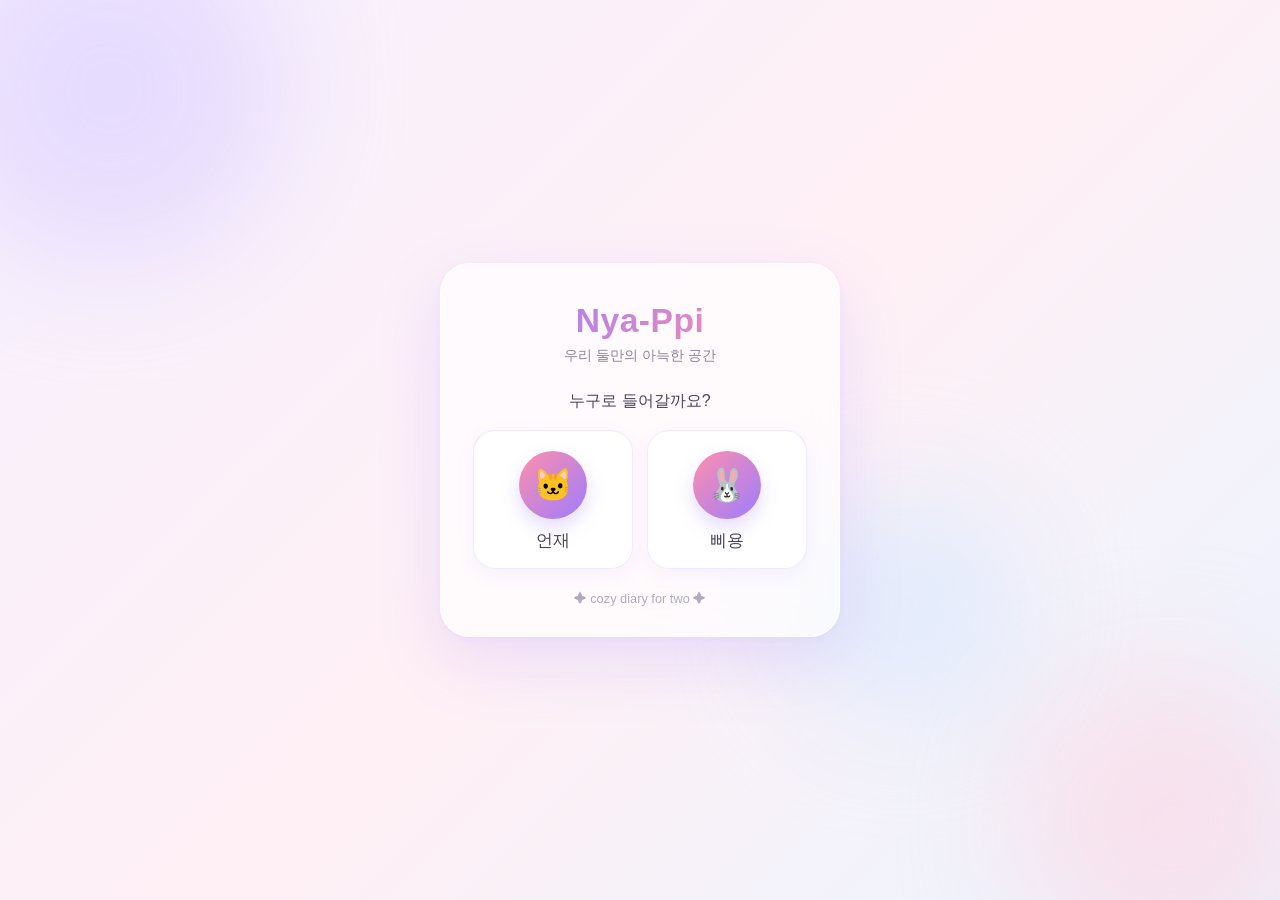
<file: index.html>
<!DOCTYPE html>
<html lang="ko">
<head>
    <meta charset="UTF-8">
    <meta name="viewport" content="width=device-width, initial-scale=1.0">
    <title>NYA-PPI / GATE</title>
    <link href="https://webfontworld.github.io/gmarket/GmarketSans.css" rel="stylesheet">
    <script>try{var _v=parseInt(localStorage.getItem('nya_font_level'),10);var _s=[0.92,1,1.12,1.25][_v];if(_s)document.documentElement.style.fontSize=(16*_s)+'px';if(localStorage.getItem('nya_theme')==='dark')document.documentElement.setAttribute('data-theme','dark');}catch(e){}</script>
    <style>
        :root {
            color-scheme: light;
            --page-bg: linear-gradient(135deg, #f6f0ff 0%, #fff0f5 52%, #eaf4ff 100%);
            --blob-1: #d9ccff; --blob-2: #ffd3e0; --blob-3: #cfe6ff; --blob-opacity: 0.55;
            --card-bg: rgba(255, 255, 255, 0.68);
            --card-border: rgba(255, 255, 255, 0.9);
            --card-shadow: 0 24px 64px rgba(157, 124, 255, 0.18), 0 2px 8px rgba(157, 124, 255, 0.06);
            --tile-bg: rgba(255, 255, 255, 0.85);
            --key-bg: rgba(255, 255, 255, 0.9);
            --key-hover: #f4efff;
            --faint: #b3aac0;
            --err: #e0577d;
            --key: 64px;
            --main-pink: #ff8fab;
            --main-purple: #9d7cff;
            --text-color: #4a4556;
            --text-soft: #8c829e;
            --font-main: 'GmarketSansBold', 'GmarketSansMedium', sans-serif;
            --font-light: 'GmarketSansLight', 'GmarketSansMedium', sans-serif;
        }
        /* 다크: 사이트 안에서 마지막으로 고른 테마를 따라가요 */
        [data-theme="dark"] {
            color-scheme: dark;
            --page-bg: linear-gradient(135deg, #1c1a2a 0%, #241e33 52%, #1b2233 100%);
            --blob-1: #4a3a86; --blob-2: #7a3a5a; --blob-3: #2f4a7a; --blob-opacity: 0.35;
            --card-bg: rgba(42, 38, 57, 0.72);
            --card-border: rgba(255, 255, 255, 0.08);
            --card-shadow: 0 24px 64px rgba(0, 0, 0, 0.35), 0 2px 8px rgba(0, 0, 0, 0.2);
            --tile-bg: rgba(58, 52, 78, 0.85);
            --key-bg: rgba(58, 52, 78, 0.9);
            --key-hover: #453f5c;
            --text-color: #d8d2e8;
            --text-soft: #a8a0bd;
            --faint: #8f87a3;
            --err: #ff9fba;
        }
        * { box-sizing: border-box; }
        html, body { margin: 0; padding: 0; width: 100%; min-height: 100%; }
        body {
            min-height: 100vh; min-height: 100dvh;
            display: flex; align-items: center; justify-content: center; padding: 20px;
            font-family: var(--font-main); color: var(--text-color); overflow: hidden;
            background: var(--page-bg);
        }

        /* 배경에 천천히 떠다니는 은은한 빛 */
        .blob { position: fixed; border-radius: 50%; filter: blur(60px); opacity: var(--blob-opacity); pointer-events: none; z-index: 0; animation: float 14s ease-in-out infinite; }
        .blob.b1 { width: 340px; height: 340px; background: var(--blob-1); top: -80px; left: -60px; }
        .blob.b2 { width: 300px; height: 300px; background: var(--blob-2); bottom: -70px; right: -40px; animation-delay: -5s; }
        .blob.b3 { width: 220px; height: 220px; background: var(--blob-3); top: 55%; left: 62%; animation-delay: -9s; }
        @keyframes float { 0%, 100% { transform: translate(0, 0) scale(1); } 50% { transform: translate(24px, -28px) scale(1.08); } }

        .card {
            position: relative; z-index: 1; width: min(400px, 100%);
            padding: 38px 30px 30px; text-align: center;
            background: var(--card-bg);
            -webkit-backdrop-filter: blur(20px); backdrop-filter: blur(20px);
            border: 1px solid var(--card-border); border-radius: 30px;
            box-shadow: var(--card-shadow);
            animation: rise 0.7s cubic-bezier(.2, .8, .2, 1) both;
        }
        @keyframes rise { from { opacity: 0; transform: translateY(16px) scale(0.98); } to { opacity: 1; transform: none; } }
        .card.leaving { animation: leave 0.5s ease forwards; }
        @keyframes leave { to { opacity: 0; transform: translateY(-10px) scale(1.02); } }

        .logo {
            font-size: 2.1rem; letter-spacing: 0.5px; margin: 0;
            background: linear-gradient(120deg, var(--main-purple), var(--main-pink));
            -webkit-background-clip: text; background-clip: text; color: transparent; -webkit-text-fill-color: transparent;
        }
        .logo-sub { margin: 6px 0 26px; font-family: var(--font-light); font-size: 0.9rem; color: var(--text-soft); }

        .step { display: none; }
        .step.active { display: block; animation: fade 0.35s ease both; }
        @keyframes fade { from { opacity: 0; transform: translateY(6px); } to { opacity: 1; transform: none; } }
        .step-title { margin: 0 0 18px; font-size: 1rem; color: var(--text-color); }

        /* 1단계: 누구인지 고르기 */
        .profiles { display: flex; gap: 14px; justify-content: center; }
        .profile {
            flex: 1; max-width: 160px; padding: 20px 10px 16px; cursor: pointer;
            background: var(--tile-bg); border: 1px solid rgba(157, 124, 255, 0.16); border-radius: 22px;
            font-family: var(--font-main); color: var(--text-color); transition: transform 0.2s, box-shadow 0.2s, border-color 0.2s;
            box-shadow: 0 6px 18px rgba(157, 124, 255, 0.08);
        }
        .profile:hover, .profile:focus-visible { transform: translateY(-3px); border-color: var(--main-purple); box-shadow: 0 12px 28px rgba(157, 124, 255, 0.2); outline: none; }
        .profile:active { transform: translateY(0) scale(0.98); }
        .avatar {
            width: 68px; height: 68px; margin: 0 auto 10px; border-radius: 50%; font-size: 2rem;
            display: flex; align-items: center; justify-content: center; color: #fff;
            background: linear-gradient(135deg, var(--main-pink), var(--main-purple));
            box-shadow: 0 8px 18px rgba(157, 124, 255, 0.28);
        }
        .profile-name { font-size: 1.05rem; }

        /* 2단계: 비밀번호 */
        .who { display: flex; align-items: center; justify-content: center; gap: 10px; margin-bottom: 6px; }
        .who .avatar { width: 46px; height: 46px; margin: 0; font-size: 1.4rem; box-shadow: 0 5px 12px rgba(157, 124, 255, 0.25); }
        .who-name { font-size: 1.1rem; }
        .pin-hint { margin: 0 0 20px; font-family: var(--font-light); font-size: 0.9rem; color: var(--text-soft); min-height: 1.4em; transition: color 0.2s; }
        .pin-hint.error { color: var(--err); }

        .dots { display: flex; justify-content: center; gap: 16px; margin-bottom: 24px; }
        .dot {
            width: 15px; height: 15px; border-radius: 50%; border: 2px solid rgba(157, 124, 255, 0.45);
            background: transparent; transition: background 0.15s, transform 0.15s, border-color 0.15s;
        }
        .dot.filled { background: linear-gradient(135deg, var(--main-pink), var(--main-purple)); border-color: transparent; transform: scale(1.12); }
        .dots.shake { animation: shake 0.45s; }
        .dots.shake .dot { border-color: #ff8fab; }
        @keyframes shake { 0%, 100% { transform: translateX(0); } 20% { transform: translateX(-10px); } 40% { transform: translateX(9px); } 60% { transform: translateX(-6px); } 80% { transform: translateX(4px); } }
        .dots.ok .dot { background: linear-gradient(135deg, #7ad9a8, #52b788); border-color: transparent; }

        .keypad { display: grid; grid-template-columns: repeat(3, 1fr); gap: 12px; width: min(264px, 100%); margin: 0 auto; }
        .key {
            width: var(--key); height: var(--key); justify-self: center; border-radius: 50%; cursor: pointer; touch-action: manipulation;
            background: var(--key-bg); border: 1px solid rgba(157, 124, 255, 0.14);
            font-family: var(--font-main); font-size: 1.4rem; color: var(--text-color);
            box-shadow: 0 4px 12px rgba(157, 124, 255, 0.08); transition: transform 0.1s, background 0.15s, color 0.15s;
            -webkit-tap-highlight-color: transparent;
        }
        .key:hover { background: var(--key-hover); }
        .key:active { transform: scale(0.92); background: var(--main-purple); color: #fff; }
        .key.ghost { background: transparent; border-color: transparent; box-shadow: none; font-size: 1.2rem; color: var(--text-soft); }
        .key.ghost:hover { color: var(--main-purple); background: transparent; }
        .key:focus-visible, .back-link:focus-visible { outline: 2px solid var(--main-purple); outline-offset: 2px; }

        .back-link {
            margin-top: 20px; background: none; border: none; cursor: pointer; padding: 6px 10px;
            font-family: var(--font-light); font-size: 0.9rem; color: var(--text-soft);
        }
        .back-link:hover { color: var(--main-purple); }
        .foot { margin-top: 22px; font-family: var(--font-light); font-size: 0.8rem; color: var(--faint); }

        @media (max-height: 640px) { .card { padding: 24px 22px 20px; } .logo-sub { margin-bottom: 14px; } :root { --key: 52px; } .keypad { gap: 8px; } .dots { margin-bottom: 14px; } }
        @media (prefers-reduced-motion: reduce) { * { animation: none !important; transition: none !important; } }
    </style>
</head>
<body>
    <div class="blob b1"></div><div class="blob b2"></div><div class="blob b3"></div>

    <main class="card" id="card">
        <h1 class="logo">Nya-Ppi</h1>
        <p class="logo-sub">우리 둘만의 아늑한 공간</p>

        <!-- 1단계: 누구인지 고르기 -->
        <section class="step active" id="step-profile">
            <p class="step-title">누구로 들어갈까요?</p>
            <div class="profiles">
                <button type="button" class="profile" data-type="me">
                    <div class="avatar">🐱</div>
                    <div class="profile-name">언재</div>
                </button>
                <button type="button" class="profile" data-type="other">
                    <div class="avatar">🐰</div>
                    <div class="profile-name">삐용</div>
                </button>
            </div>
        </section>

        <!-- 2단계: 비밀번호 -->
        <section class="step" id="step-pin">
            <div class="who">
                <div class="avatar" id="who-avatar"></div>
                <div class="who-name" id="who-name"></div>
            </div>
            <p class="pin-hint" id="pin-hint" aria-live="polite">비밀번호 4자리를 눌러 주세요</p>
            <div class="dots" id="dots" role="img" aria-label="비밀번호 입력 상태">
                <span class="dot"></span><span class="dot"></span><span class="dot"></span><span class="dot"></span>
            </div>
            <div class="keypad" id="keypad">
                <button type="button" class="key" data-k="1">1</button>
                <button type="button" class="key" data-k="2">2</button>
                <button type="button" class="key" data-k="3">3</button>
                <button type="button" class="key" data-k="4">4</button>
                <button type="button" class="key" data-k="5">5</button>
                <button type="button" class="key" data-k="6">6</button>
                <button type="button" class="key" data-k="7">7</button>
                <button type="button" class="key" data-k="8">8</button>
                <button type="button" class="key" data-k="9">9</button>
                <span></span>
                <button type="button" class="key" data-k="0">0</button>
                <button type="button" class="key ghost" data-k="back" aria-label="지우기">⌫</button>
            </div>
            <button type="button" class="back-link" id="back-link">← 다른 사람으로 선택</button>
        </section>

        <div class="foot">✦ cozy diary for two ✦</div>
    </main>

    <script>
        // 비밀번호 (바꾸고 싶으면 여기만 고치세요)
        const PASSCODE = '0525';
        const PROFILES = {
            me:    { name: '언재', icon: '🐱' },
            other: { name: '삐용', icon: '🐰' }
        };

        const card = document.getElementById('card');
        const stepProfile = document.getElementById('step-profile');
        const stepPin = document.getElementById('step-pin');
        const dotsEl = document.getElementById('dots');
        const dotEls = Array.from(dotsEl.querySelectorAll('.dot'));
        const hint = document.getElementById('pin-hint');

        let chosen = null;      // 'me' | 'other'
        let entered = '';
        let busy = false;       // 확인 중이거나 넘어가는 중에는 입력 잠금

        // 이미 로그인해 둔 브라우저면 바로 사이트로
        (function autoLogin() {
            try {
                const s = JSON.parse(localStorage.getItem('nya_current_session'));
                const a = JSON.parse(localStorage.getItem('nya_auth'));
                if (s && s.type && PROFILES[s.type] && a && a.ok === true && a.type === s.type) {
                    busy = true;
                    location.replace('main.html');
                }
            } catch (e) {}
        })();

        function showStep(which) {
            stepProfile.classList.toggle('active', which === 'profile');
            stepPin.classList.toggle('active', which === 'pin');
        }

        function renderDots() {
            dotEls.forEach((d, i) => d.classList.toggle('filled', i < entered.length));
        }

        function setHint(text, isError) {
            hint.textContent = text;
            hint.classList.toggle('error', !!isError);
        }

        function chooseProfile(type) {
            chosen = type;
            entered = '';
            busy = false;
            dotsEl.classList.remove('shake', 'ok');
            document.getElementById('who-avatar').textContent = PROFILES[type].icon;
            document.getElementById('who-name').textContent = PROFILES[type].name;
            setHint('비밀번호 4자리를 눌러 주세요', false);
            renderDots();
            showStep('pin');
        }

        function backToProfiles() {
            if (busy) return;
            chosen = null;
            entered = '';
            renderDots();
            showStep('profile');
        }

        function pressKey(k) {
            if (busy || !chosen) return;
            if (k === 'back') {
                entered = entered.slice(0, -1);
                renderDots();
                return;
            }
            if (entered.length >= PASSCODE.length) return;
            entered += k;
            renderDots();
            if (entered.length === PASSCODE.length) check();
        }

        function check() {
            busy = true;
            if (entered === PASSCODE) {
                dotsEl.classList.add('ok');
                setHint('어서 와요! ' + PROFILES[chosen].name + ' 님', false);
                try {
                    const p = PROFILES[chosen];
                    localStorage.setItem('nya_current_session', JSON.stringify({ type: chosen, name: p.name, icon: p.icon }));
                    localStorage.setItem('nya_auth', JSON.stringify({ ok: true, type: chosen, at: Date.now() }));
                } catch (e) {
                    dotsEl.classList.remove('ok');
                    setHint('이 브라우저에서는 로그인 정보를 저장할 수 없어요', true);
                    entered = ''; renderDots(); busy = false;
                    return;
                }
                setTimeout(() => card.classList.add('leaving'), 350);
                setTimeout(() => { location.href = 'main.html'; }, 800);
            } else {
                dotsEl.classList.add('shake');
                setHint('비밀번호가 달라요. 다시 눌러 주세요', true);
                setTimeout(() => {
                    dotsEl.classList.remove('shake');
                    entered = '';
                    renderDots();
                    busy = false;
                }, 480);
            }
        }

        document.querySelectorAll('.profile').forEach(b => b.addEventListener('click', () => chooseProfile(b.dataset.type)));
        document.getElementById('keypad').addEventListener('click', (e) => {
            const btn = e.target.closest('.key');
            if (btn) pressKey(btn.dataset.k);
        });
        document.getElementById('back-link').addEventListener('click', backToProfiles);

        // 키보드 입력: 숫자 / Backspace / Esc
        document.addEventListener('keydown', (e) => {
            if (!chosen) return;
            if (/^[0-9]$/.test(e.key)) { e.preventDefault(); pressKey(e.key); }
            else if (e.key === 'Backspace') { e.preventDefault(); pressKey('back'); }
            else if (e.key === 'Escape') { backToProfiles(); }
        });
    </script>
</body>
</html>
</file>
